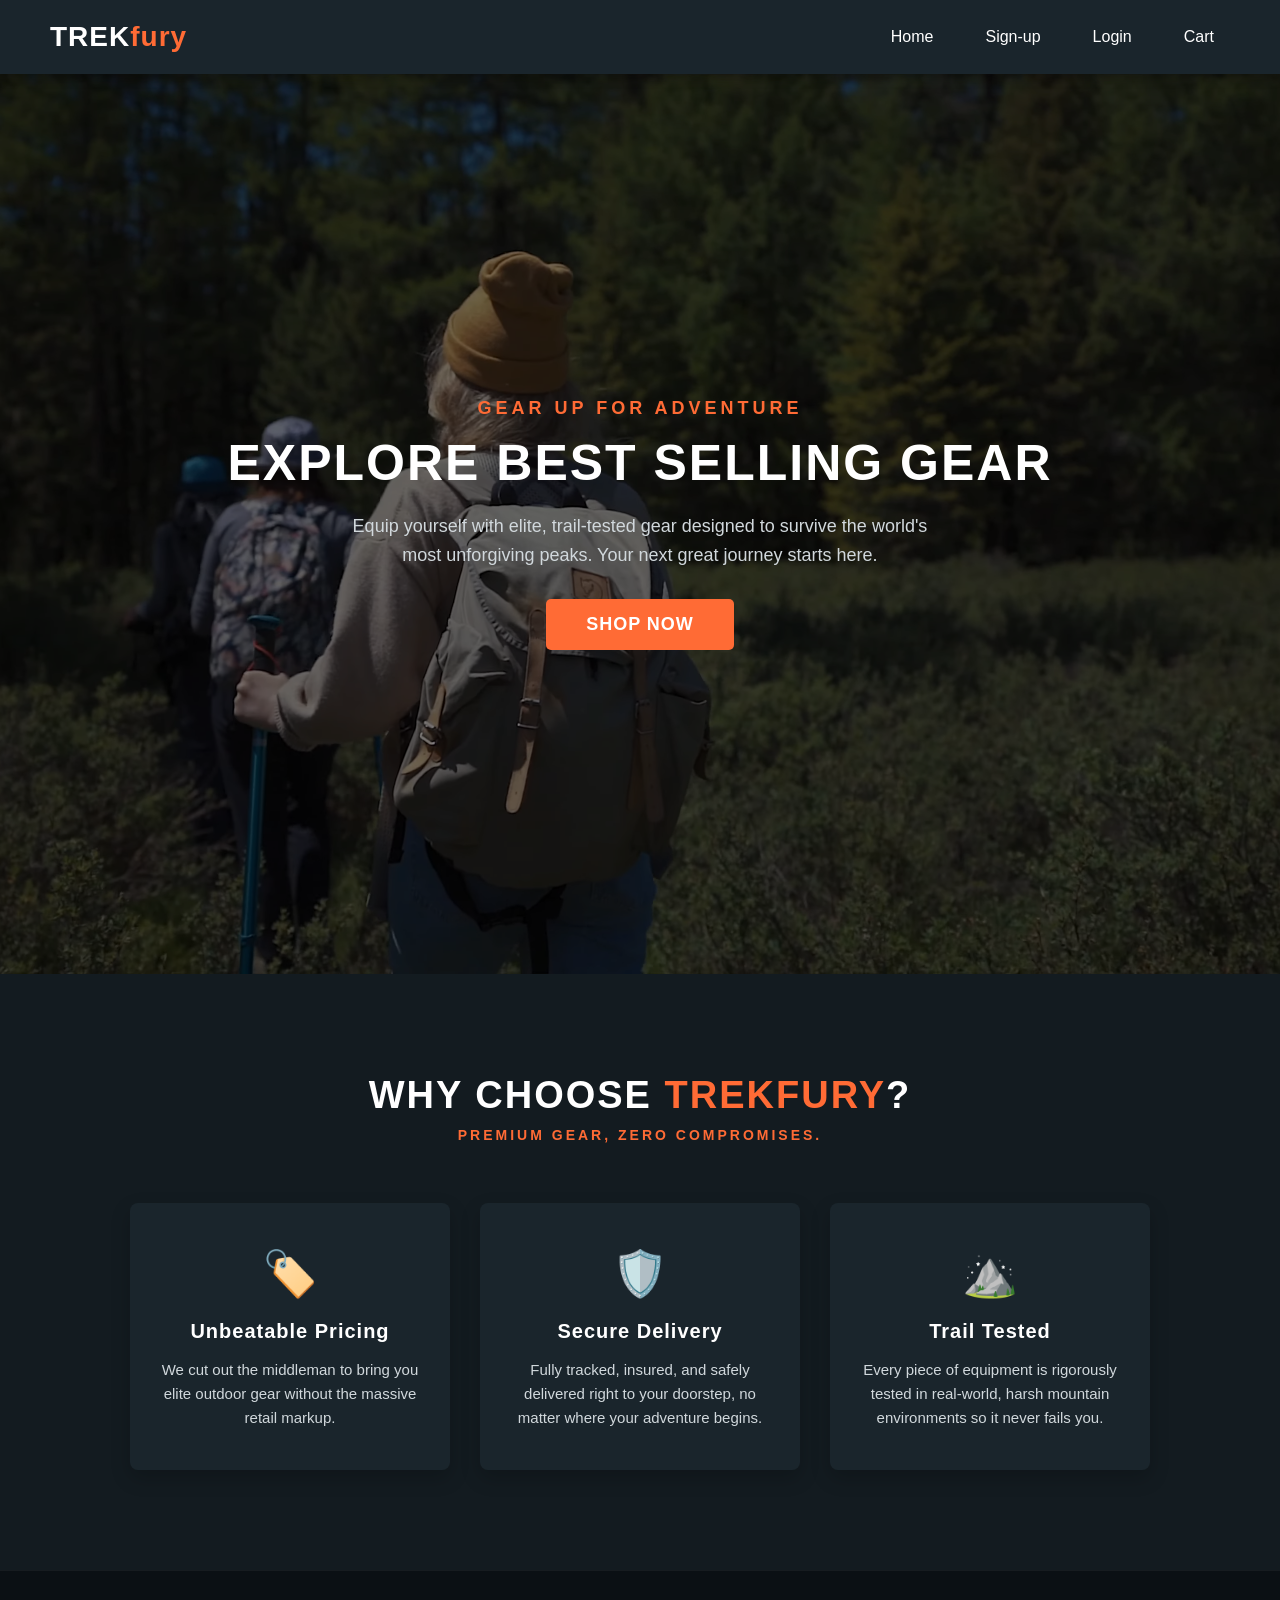
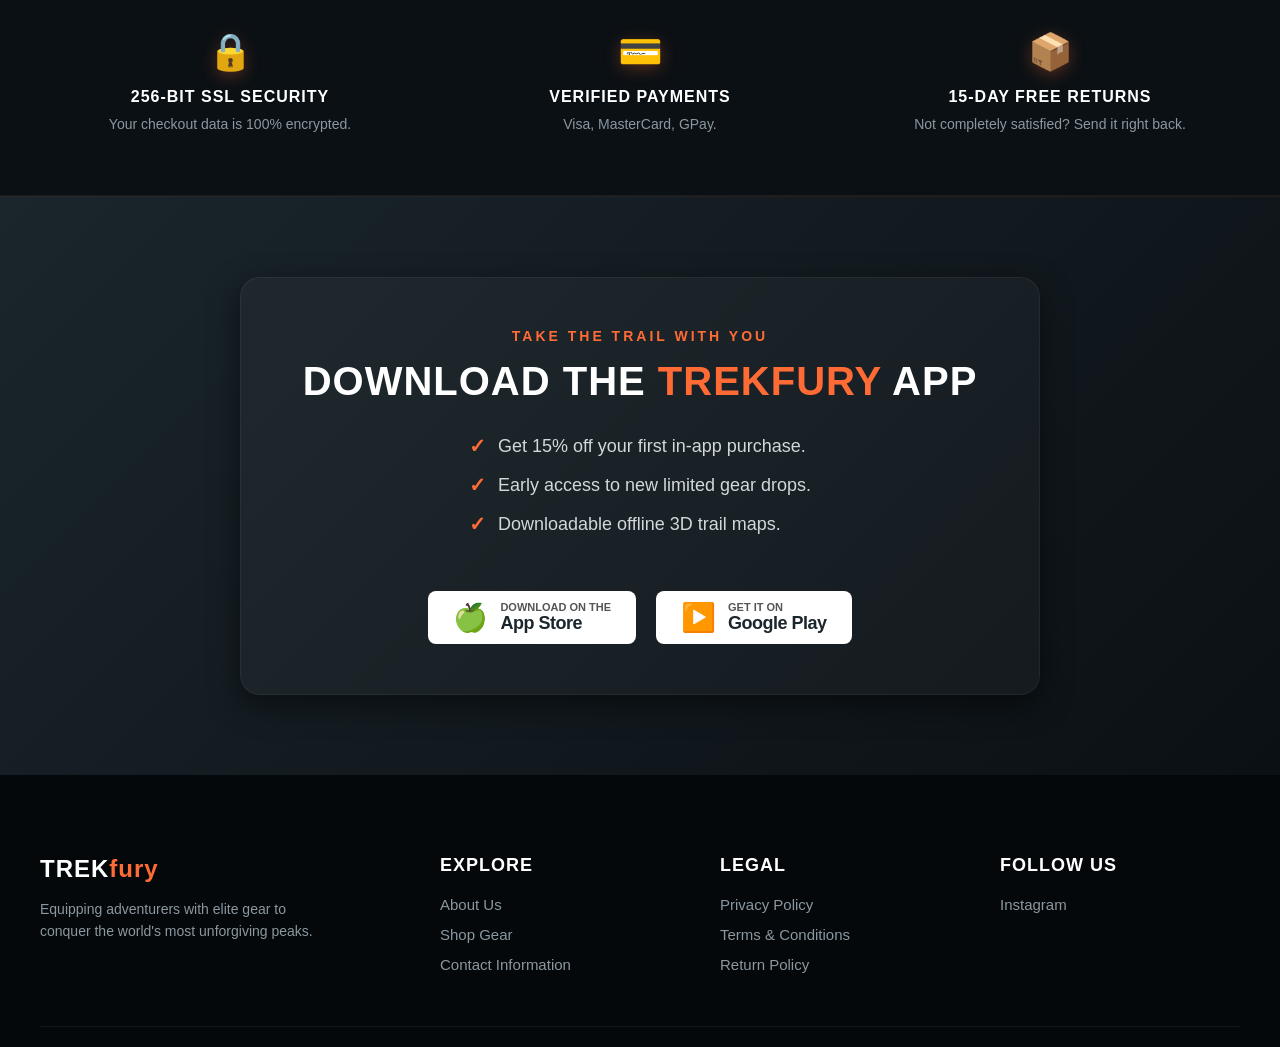
<file: index.html>
<!DOCTYPE html>
<html lang="en">
<head>
  <meta charset="UTF-8">
  <meta name="viewport" content="width=device-width, initial-scale=1.0">
  <title>TREKfury - Premium Trekking Gear</title>
  <link rel="stylesheet" href="style.css">
</head>
<body>
<nav class="navbar">
  <div class="logo">TREK<span>fury</span></div>
  

  <div class="nav-links">
    <a href="index.html" class="nav-btn">Home</a>
    <a href="signup.html" class="nav-btn">Sign-up</a>
    <a href="login.html" class="nav-btn">Login</a>
    <a href="cart.html" class="nav-btn">Cart</a>
  </div>
</nav>

  <main class="main-content">
    
    <video autoplay loop muted playsinline class="bg-video">
      <source src="trek-video.mp4" type="video/mp4">
    </video>

    <div class="video-overlay"></div>

    <section class="hero-text">
      <p class="section-subtitle">Gear Up For Adventure</p>
      <h1 class="section-main-title">Explore Best Selling Gear</h1>
      <p class="hero-description">Equip yourself with elite, trail-tested gear designed to survive the world's most unforgiving peaks. Your next great journey starts here.</p>
      <a href="shop.html" class="cta-btn">Shop Now</a>
    </section>

  </main>

  <section id="why-us" class="why-us-section">
    <div class="section-title-container">
      <h2>Why Choose <span>TREKfury</span>?</h2>
      <p>Premium gear, zero compromises.</p>
    </div>

    <div class="features-grid">
      <div class="feature-card">
        <div class="icon">🏷️</div>
        <h3>Unbeatable Pricing</h3>
        <p>We cut out the middleman to bring you elite outdoor gear without the massive retail markup.</p>
      </div>
      <div class="feature-card">
        <div class="icon">🛡️</div>
        <h3>Secure Delivery</h3>
        <p>Fully tracked, insured, and safely delivered right to your doorstep, no matter where your adventure begins.</p>
      </div>
      <div class="feature-card">
        <div class="icon">⛰️</div>
        <h3>Trail Tested</h3>
        <p>Every piece of equipment is rigorously tested in real-world, harsh mountain environments so it never fails you.</p>
      </div>
    </div>
  </section>

  <section class="trust-security-section">
    <div class="trust-container">
      <div class="trust-item">
        <div class="trust-icon">🔒</div>
        <h4>256-Bit SSL Security</h4>
        <p>Your checkout data is 100% encrypted.</p>
      </div>
      <div class="trust-item">
        <div class="trust-icon">💳</div>
        <h4>Verified Payments</h4>
        <p>Visa, MasterCard, GPay.</p>
      </div>
      <div class="trust-item">
        <div class="trust-icon">📦</div>
        <h4>15-Day Free Returns</h4>
        <p>Not completely satisfied? Send it right back.</p>
      </div>
    </div>
  </section>

  <section id="app" class="app-promo-section">
    <div class="app-promo-container">
      <div class="app-promo-content">
        <p class="promo-subtitle">Take The Trail With You</p>
        <h2>Download The <span>TREKfury</span> App</h2>
        
        <ul class="app-benefits">
          <li><span>✓</span> Get 15% off your first in-app purchase.</li>
          <li><span>✓</span> Early access to new limited gear drops.</li>
          <li><span>✓</span> Downloadable offline 3D trail maps.</li>
        </ul>

        <div class="app-buttons">
          <a href="https://apps.apple.com/app/trekfury/id123456789" class="store-btn" target="_blank">
            <span class="icon">🍏</span>
            <div class="btn-text">
              <small>Download on the</small>
              <strong>App Store</strong>
            </div>
          </a>
          <a href="#android" class="store-btn">
            <span class="icon">▶️</span>
            <div class="btn-text">
              <small>GET IT ON</small>
              <strong>Google Play</strong>
            </div>
          </a>
        </div>
      </div>
    </div>
  </section>
<footer class="footer-section">
  <div class="footer-container">
    <div class="footer-col brand-col">
      <div class="logo">TREK<span>fury</span></div>
      <p>Equipping adventurers with elite gear to conquer the world's most unforgiving peaks.</p>
    </div>

    <div class="footer-col">
      <h4>Explore</h4>
      <ul>
        <li><a href="about.html" class="footer-link">About Us</a></li>
        <li><a href="shop.html" class="footer-link">Shop Gear</a></li>
        <li><a href="contact.html" class="footer-link">Contact Information</a></li>
      </ul>
    </div>

    <div class="footer-col">
      <h4>Legal</h4>
      <ul>
        <li><a href="privacy.html" class="footer-link">Privacy Policy</a></li>
        <li><a href="terms.html" class="footer-link">Terms & Conditions</a></li>
        <li><a href="returns.html" class="footer-link">Return Policy</a></li>
      </ul>
    </div>

    <div class="footer-col">
      <h4>Follow Us</h4>
      <div class="social-links">
  <a href="https://www.instagram.com/trek_fury" target="_blank" class="footer-link">Instagram</a>
      </div>
    </div>
  </div>
</footer>
</body>
</html>
</file>
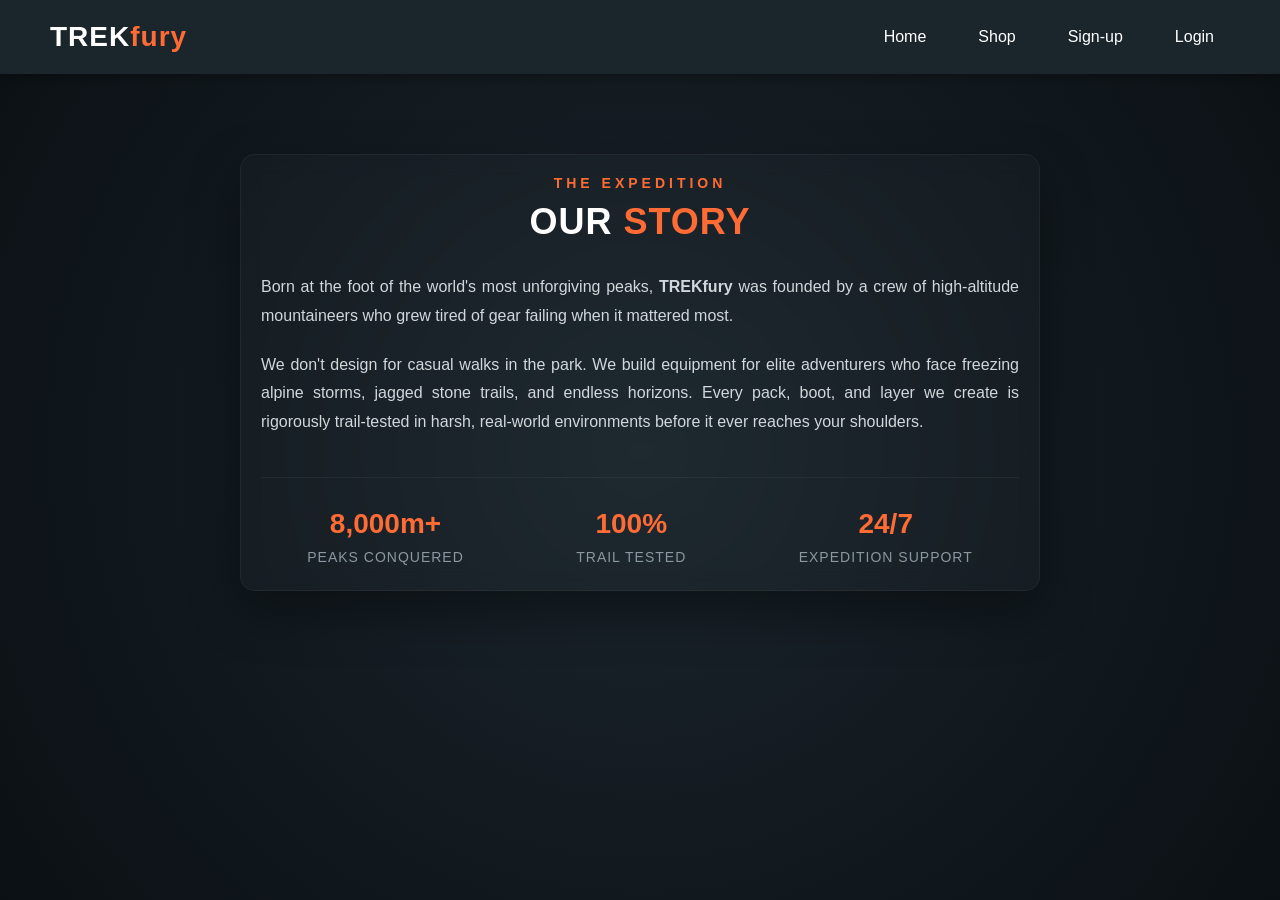
<file: about.html>
<!DOCTYPE html>
<html lang="en">
<head>
  <meta charset="UTF-8">
  <meta name="viewport" content="width=device-width, initial-scale=1.0">
  <title>TREKfury - Our Story</title>
  <link rel="stylesheet" href="style.css">
</head>
<body class="about-page-body">

 <nav class="navbar">
  <div class="logo">TREK<span>fury</span></div>

  <div class="nav-links">
    <a href="index.html" class="nav-btn">Home</a>
    <a href="shop.html" class="nav-btn">Shop</a>
    <a href="signup.html" class="nav-btn">Sign-up</a>
    <a href="login.html" class="nav-btn">Login</a>
  </div>
</nav>

  <main class="about-container">
    <div class="about-glass-box">
      <p class="about-subtitle">The Expedition</p>
      <h2>Our <span>Story</span></h2>
      
      <div class="about-content">
        <p>Born at the foot of the world's most unforgiving peaks, <strong>TREKfury</strong> was founded by a crew of high-altitude mountaineers who grew tired of gear failing when it mattered most.</p>
        
        <p>We don't design for casual walks in the park. We build equipment for elite adventurers who face freezing alpine storms, jagged stone trails, and endless horizons. Every pack, boot, and layer we create is rigorously trail-tested in harsh, real-world environments before it ever reaches your shoulders.</p>
        
        <div class="about-stats">
          <div class="stat-item">
            <h3>8,000m+</h3>
            <p>Peaks Conquered</p>
          </div>
          <div class="stat-item">
            <h3>100%</h3>
            <p>Trail Tested</p>
          </div>
          <div class="stat-item">
            <h3>24/7</h3>
            <p>Expedition Support</p>
          </div>
        </div>
      </div>
    </div>
  </main>

</body>
</html>
</file>
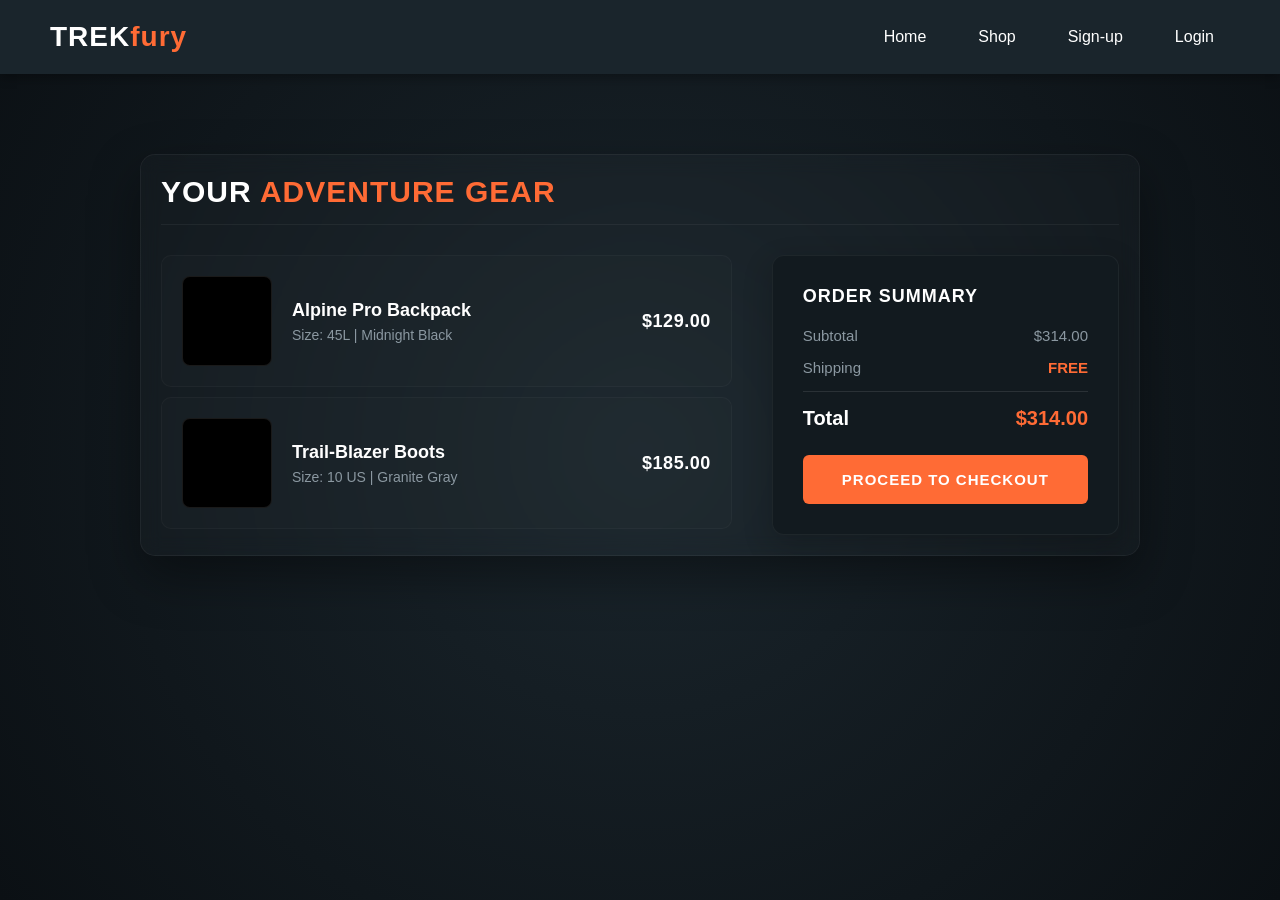
<file: cart.html>
<!DOCTYPE html>
<html lang="en">
<head>
  <meta charset="UTF-8">
  <meta name="viewport" content="width=device-width, initial-scale=1.0">
  <title>TREKfury - Your Gear Cart</title>
  <link rel="stylesheet" href="style.css">
</head>
<body class="cart-page-body">
<nav class="navbar">
  <div class="logo">TREK<span>fury</span></div>
  <div class="nav-links">
    <a href="index.html" class="nav-btn">Home</a>
    <a href="shop.html" class="nav-btn">Shop</a>
    <a href="signup.html" class="nav-btn">Sign-up</a>
    <a href="login.html" class="nav-btn">Login</a>
  </div>
</nav>

  <main class="cart-container">
    <div class="cart-glass-box">
      <h2>Your <span>Adventure Gear</span></h2>
      
      <div class="cart-content">
        <div class="cart-items">
          
          <div class="cart-item">
            <div class="product-img-placeholder"></div>
            <div class="item-info">
              <h4>Alpine Pro Backpack</h4>
              <p>Size: 45L | Midnight Black</p>
            </div>
            <div class="item-price">$129.00</div>
          </div>

          <div class="cart-item">
            <div class="product-img-placeholder"></div>
            <div class="item-info">
              <h4>Trail-Blazer Boots</h4>
              <p>Size: 10 US | Granite Gray</p>
            </div>
            <div class="item-price">$185.00</div>
          </div>

        </div>

        <div class="order-summary">
          <h3>Order Summary</h3>
          <div class="summary-row">
            <span>Subtotal</span>
            <span>$314.00</span>
          </div>
          <div class="summary-row">
            <span>Shipping</span>
            <span class="free-shipping">FREE</span>
          </div>
          <hr class="summary-divider">
          <div class="summary-row total">
            <span>Total</span>
            <span>$314.00</span>
          </div>
          <button type="button" class="checkout-btn">Proceed to Checkout</button>
        </div>

      </div>
    </div>
  </main>

</body>
</html>
</file>
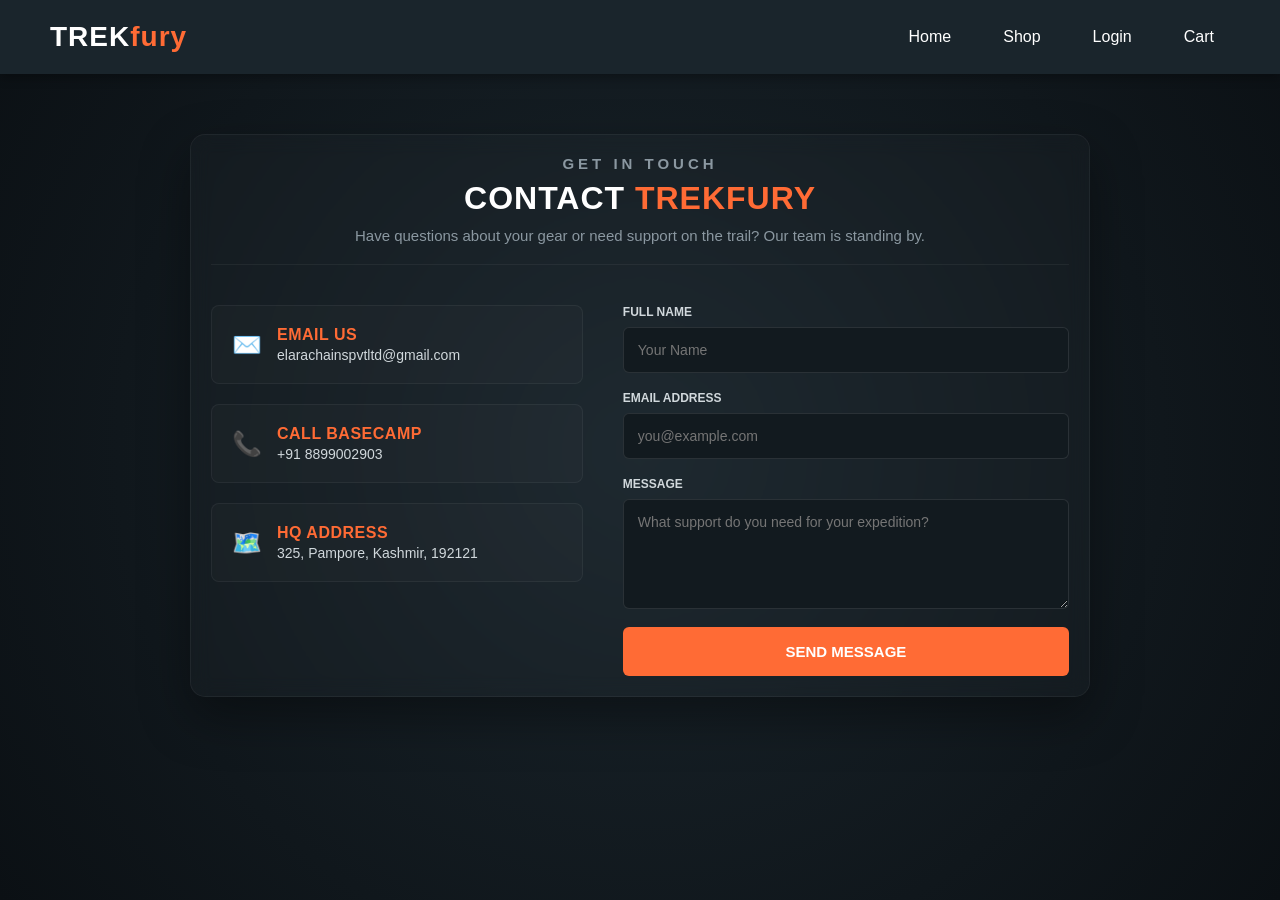
<file: contact.html>
<!DOCTYPE html>
<html lang="en">
<head>
  <meta charset="UTF-8">
  <meta name="viewport" content="width=device-width, initial-scale=1.0">
  <title>TREKfury - Contact Us</title>
  <link rel="stylesheet" href="style.css">
</head>
<body class="contact-page-body">

 <nav class="navbar">
  <div class="logo">TREK<span>fury</span></div>

  <div class="nav-links">
    <a href="index.html" class="nav-btn">Home</a>
    <a href="shop.html" class="nav-btn">Shop</a>
    <a href="login.html" class="nav-btn">Login</a>
    <a href="cart.html" class="nav-btn">Cart</a>
  </div>
</nav>

  <main class="contact-container">
    <div class="contact-glass-box">
      
      <div class="contact-header">
        <p class="contact-subtitle">Get In Touch</p>
        <h2>Contact <span>TREKfury</span></h2>
        <p>Have questions about your gear or need support on the trail? Our team is standing by.</p>
      </div>

      <div class="contact-split-layout">
        
        <div class="contact-info-side">
          <div class="info-card">
            <span class="info-icon">✉️</span>
            <div>
              <h4>Email Us</h4>
              <p>elarachainspvtltd@gmail.com</p>
            </div>
          </div>
          
          <div class="info-card">
            <span class="info-icon">📞</span>
            <div>
              <h4>Call Basecamp</h4>
              <p>+91 8899002903</p>
            </div>
          </div>

          <div class="info-card">
            <span class="info-icon">🗺️</span>
            <div>
              <h4>HQ Address</h4>
              <p>325, Pampore, Kashmir, 192121</p>
            </div>
          </div>
        </div>

        <form class="contact-form-side" onsubmit="return false;">
          <div class="contact-input-group">
            <label for="contact-name">Full Name</label>
            <input type="text" id="contact-name" placeholder="Your Name" required>
          </div>
          
          <div class="contact-input-group">
            <label for="contact-email">Email Address</label>
            <input type="email" id="contact-email" placeholder="you@example.com" required>
          </div>

          <div class="contact-input-group">
            <label for="contact-message">Message</label>
            <textarea id="contact-message" placeholder="What support do you need for your expedition?" rows="5" required></textarea>
          </div>

          <button type="submit" class="contact-submit-btn">Send Message</button>
        </form>

      </div>

    </div>
  </main>

</body>
</html>
</file>
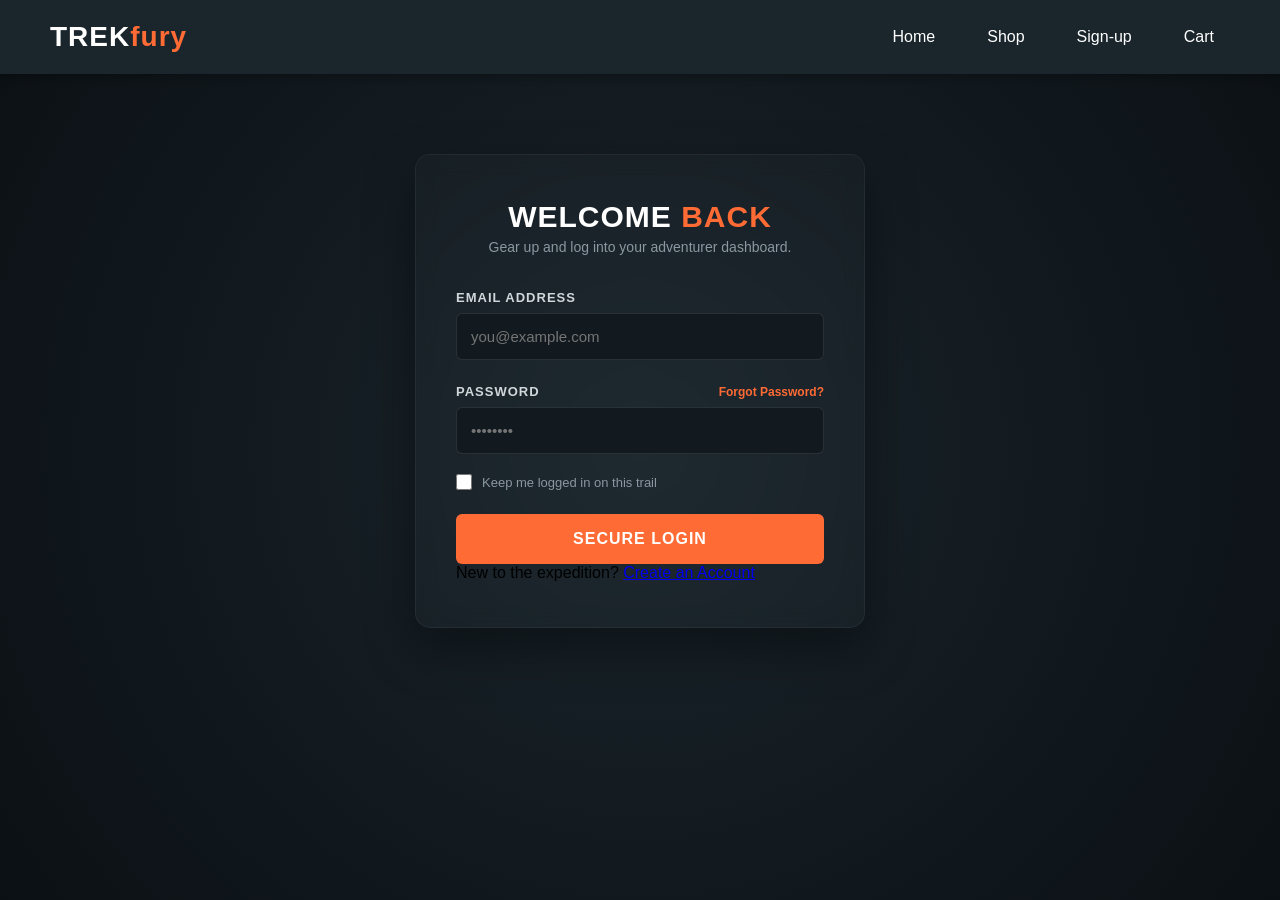
<file: login.html>
<!DOCTYPE html>
<html lang="en">
<head>
  <meta charset="UTF-8">
  <meta name="viewport" content="width=device-width, initial-scale=1.0">
  <title>TREKfury - Welcome Back</title>
  <link rel="stylesheet" href="style.css">
</head>
<body class="login-page-body">
<nav class="navbar">
  <div class="logo">TREK<span>fury</span></div>
  <div class="nav-links">
    <a href="index.html" class="nav-btn">Home</a>
    <a href="shop.html" class="nav-btn">Shop</a>
    <a href="signup.html" class="nav-btn">Sign-up</a>
    <a href="cart.html" class="nav-btn">Cart</a>
  </div>
</nav>

  <main class="login-container">
    <div class="login-glass-box">
      
      <div class="login-header">
        <h2>Welcome <span>Back</span></h2>
        <p>Gear up and log into your adventurer dashboard.</p>
      </div>

      <form class="login-form">
        
        <div class="input-group">
          <label for="login-email">Email Address</label>
          <input type="email" id="login-email" placeholder="you@example.com" required>
        </div>

        <div class="input-group">
          <div class="password-label-row">
            <label for="login-password">Password</label>
            <a href="#forgot" class="forgot-pass-link">Forgot Password?</a>
          </div>
          <input type="password" id="login-password" placeholder="••••••••" required>
        </div>

        <div class="remember-me-container">
          <input type="checkbox" id="remember-me">
          <label for="remember-me">Keep me logged in on this trail</label>
        </div>

        <button type="submit" class="login-submit-btn">Secure Login</button>

      </form>

      <p class="switch-form-text">New to the expedition? <a href="signup.html">Create an Account</a></p>

    </div>
  </main>

</body>
</html>
</file>
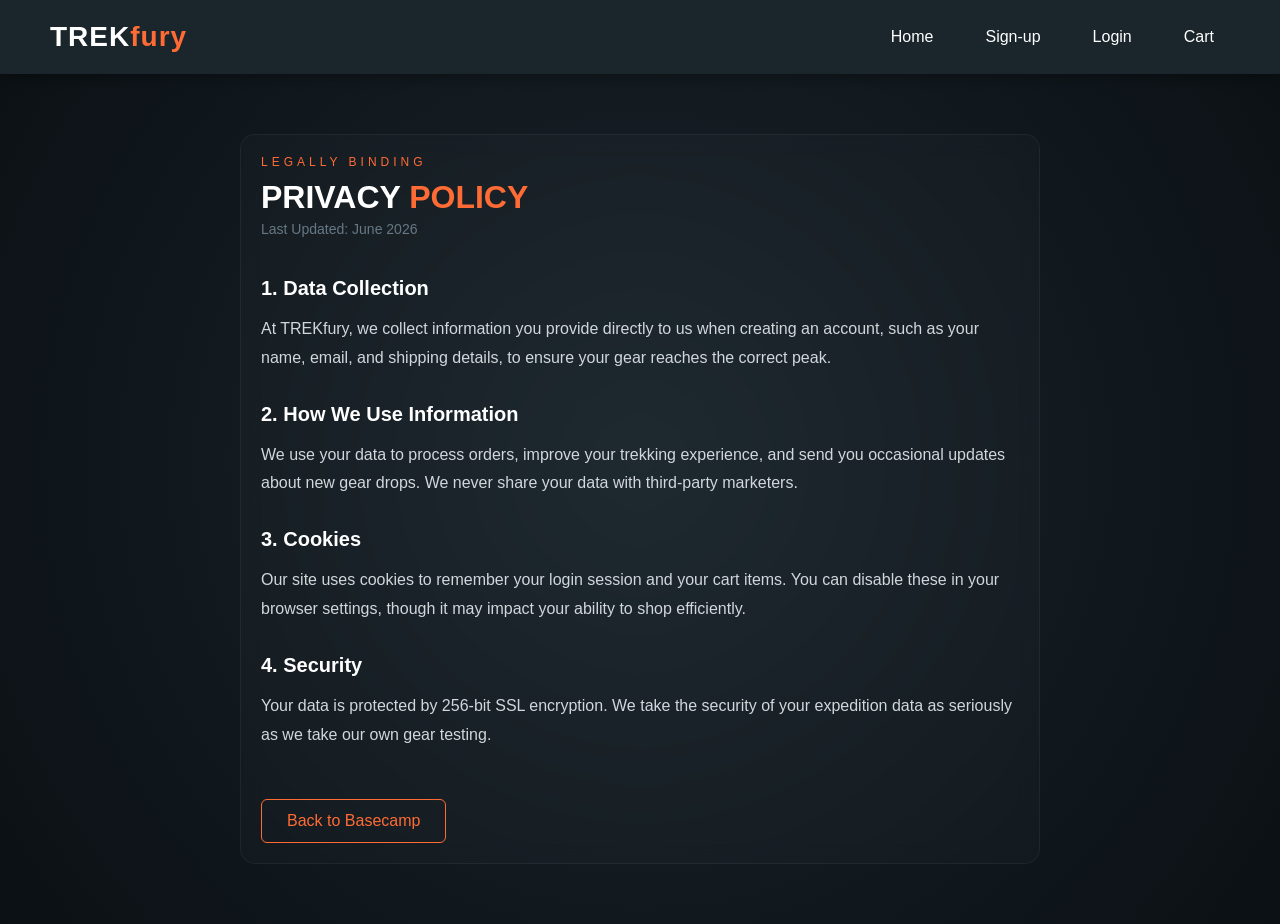
<file: privacy.html>
<!DOCTYPE html>
<html lang="en">
<head>
  <meta charset="UTF-8">
  <meta name="viewport" content="width=device-width, initial-scale=1.0">
  <title>TREKfury - Privacy Policy</title>
  <link rel="stylesheet" href="style.css">
</head>
<body class="legal-page-body">
<nav class="navbar">
  <div class="logo">TREK<span>fury</span></div>

  <div class="nav-links">
    <a href="index.html" class="nav-btn">Home</a>
    <a href="signup.html" class="nav-btn">Sign-up</a>
    <a href="login.html" class="nav-btn">Login</a>
    <a href="cart.html" class="nav-btn">Cart</a>
  </div>
</nav>

  <main class="legal-container">
    <div class="legal-glass-box">
      <p class="legal-subtitle">Legally Binding</p>
      <h2>Privacy <span>Policy</span></h2>
      <p class="update-date">Last Updated: June 2026</p>

      <div class="legal-content">
        <h3>1. Data Collection</h3>
        <p>At TREKfury, we collect information you provide directly to us when creating an account, such as your name, email, and shipping details, to ensure your gear reaches the correct peak.</p>

        <h3>2. How We Use Information</h3>
        <p>We use your data to process orders, improve your trekking experience, and send you occasional updates about new gear drops. We never share your data with third-party marketers.</p>

        <h3>3. Cookies</h3>
        <p>Our site uses cookies to remember your login session and your cart items. You can disable these in your browser settings, though it may impact your ability to shop efficiently.</p>

        <h3>4. Security</h3>
        <p>Your data is protected by 256-bit SSL encryption. We take the security of your expedition data as seriously as we take our own gear testing.</p>

        <a href="index.html" class="back-home-btn">Back to Basecamp</a>
      </div>
    </div>
  </main>

</body>
</html>
</file>
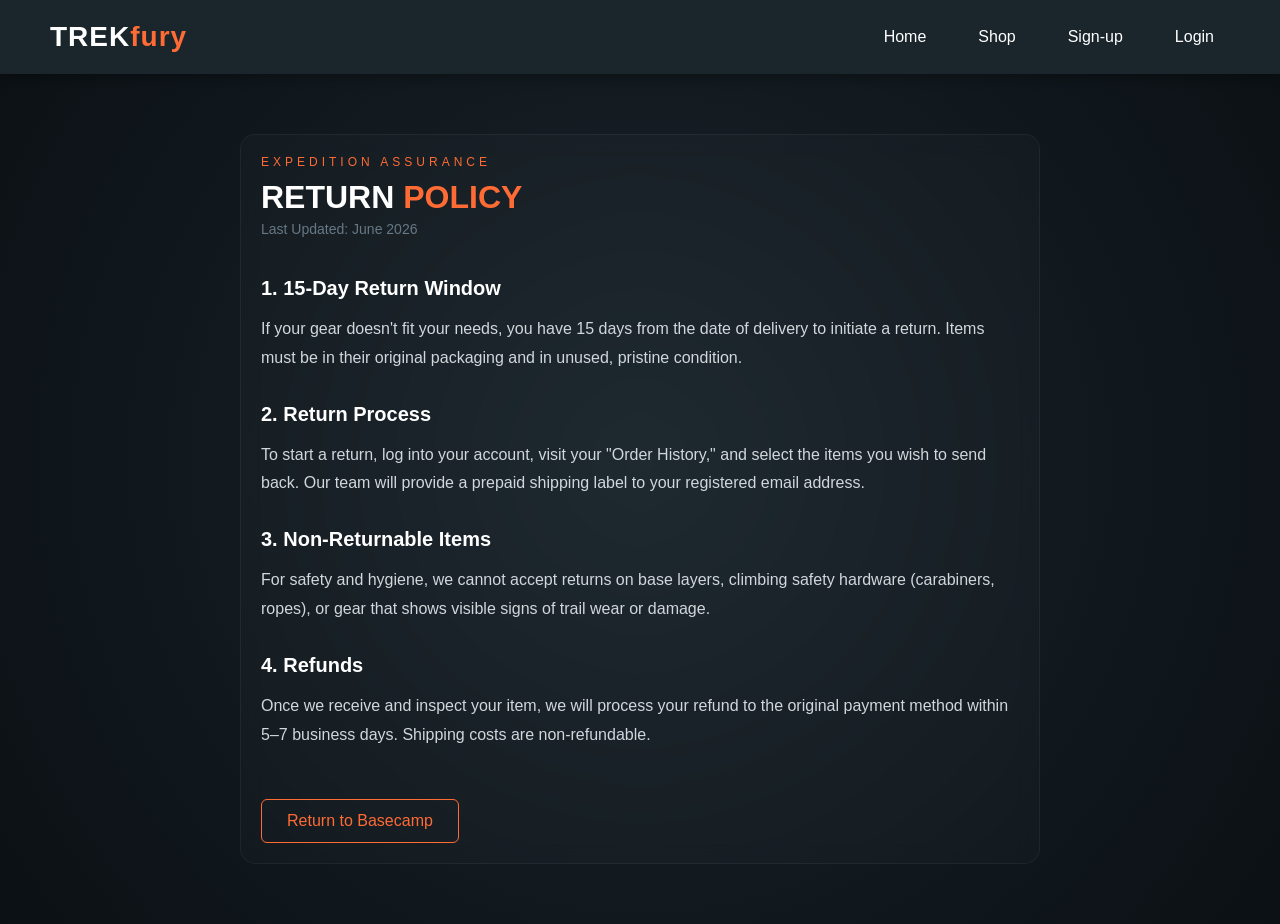
<file: returns.html>
<!DOCTYPE html>
<html lang="en">
<head>
  <meta charset="UTF-8">
  <meta name="viewport" content="width=device-width, initial-scale=1.0">
  <title>TREKfury - Return Policy</title>
  <link rel="stylesheet" href="style.css">
</head>
<body class="legal-page-body">

  <nav class="navbar">
  <div class="logo">TREK<span>fury</span></div>

  <div class="nav-links">
    <a href="index.html" class="nav-btn">Home</a>
    <a href="shop.html" class="nav-btn">Shop</a>
    <a href="signup.html" class="nav-btn">Sign-up</a>
    <a href="login.html" class="nav-btn">Login</a>
  </div>
</nav>

  <main class="legal-container">
    <div class="legal-glass-box">
      <p class="legal-subtitle">Expedition Assurance</p>
      <h2>Return <span>Policy</span></h2>
      <p class="update-date">Last Updated: June 2026</p>

      <div class="legal-content">
        <h3>1. 15-Day Return Window</h3>
        <p>If your gear doesn't fit your needs, you have 15 days from the date of delivery to initiate a return. Items must be in their original packaging and in unused, pristine condition.</p>

        <h3>2. Return Process</h3>
        <p>To start a return, log into your account, visit your "Order History," and select the items you wish to send back. Our team will provide a prepaid shipping label to your registered email address.</p>

        <h3>3. Non-Returnable Items</h3>
        <p>For safety and hygiene, we cannot accept returns on base layers, climbing safety hardware (carabiners, ropes), or gear that shows visible signs of trail wear or damage.</p>

        <h3>4. Refunds</h3>
        <p>Once we receive and inspect your item, we will process your refund to the original payment method within 5–7 business days. Shipping costs are non-refundable.</p>

        <a href="index.html" class="back-home-btn">Return to Basecamp</a>
      </div>
    </div>
  </main>

</body>
</html>
</file>
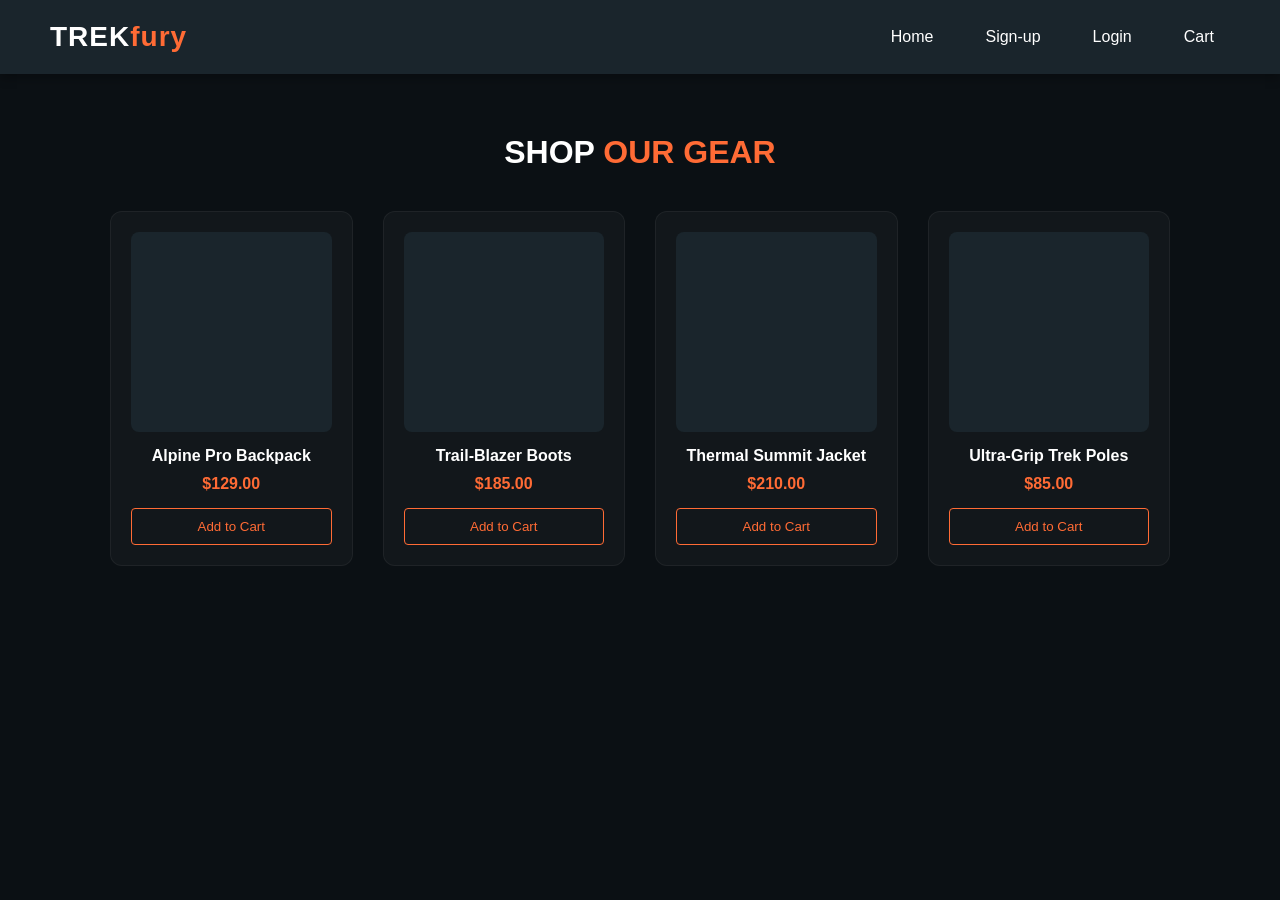
<file: shop.html>
<!DOCTYPE html>
<html lang="en">
<head>
  <meta charset="UTF-8">
  <meta name="viewport" content="width=device-width, initial-scale=1.0">
  <title>TREKfury - Shop Elite Gear</title>
  <link rel="stylesheet" href="style.css">
</head>
<body class="shop-page-body">
<nav class="navbar">
  <div class="logo">TREK<span>fury</span></div>
  <div class="nav-links">
    <a href="index.html" class="nav-btn">Home</a>
    <a href="signup.html" class="nav-btn">Sign-up</a>
    <a href="login.html" class="nav-btn">Login</a>
    <a href="cart.html" class="nav-btn">Cart</a>
  </div>
</nav>

  <main class="shop-container">
    <h2>Shop <span>Our Gear</span></h2>
    
    <div class="product-grid">
      
      <div class="product-card">
        <div class="product-image"></div>
        <h4>Alpine Pro Backpack</h4>
        <p class="price">$129.00</p>
        <button class="add-to-cart-btn">Add to Cart</button>
      </div>

      <div class="product-card">
        <div class="product-image"></div>
        <h4>Trail-Blazer Boots</h4>
        <p class="price">$185.00</p>
        <button class="add-to-cart-btn">Add to Cart</button>
      </div>

      <div class="product-card">
        <div class="product-image"></div>
        <h4>Thermal Summit Jacket</h4>
        <p class="price">$210.00</p>
        <button class="add-to-cart-btn">Add to Cart</button>
      </div>

      <div class="product-card">
        <div class="product-image"></div>
        <h4>Ultra-Grip Trek Poles</h4>
        <p class="price">$85.00</p>
        <button class="add-to-cart-btn">Add to Cart</button>
      </div>

    </div>
  </main>
</body>
</html>
</file>
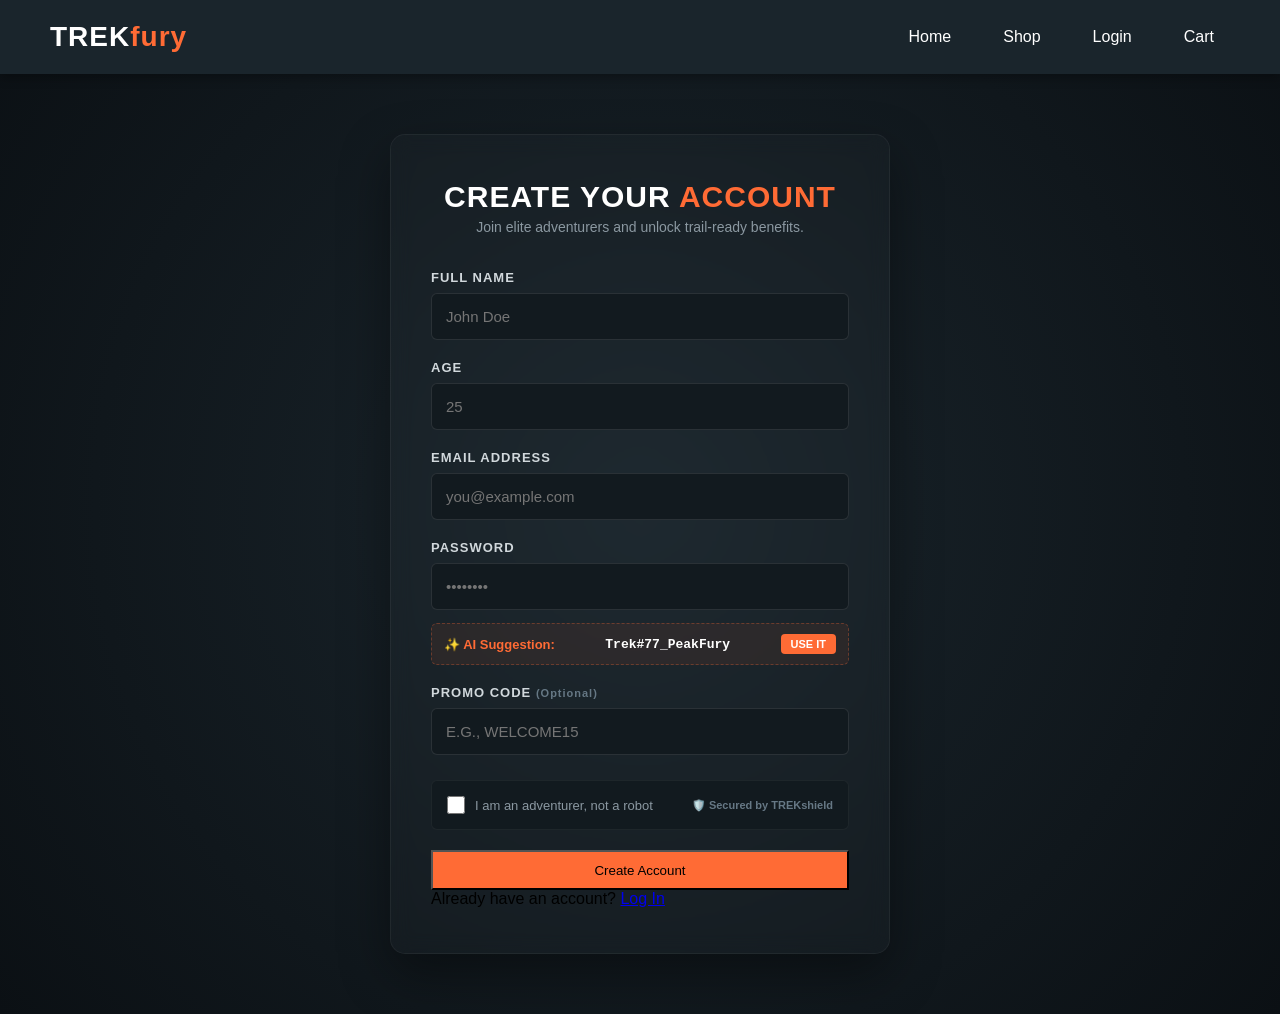
<file: signup.html>
<!DOCTYPE html>
<html lang="en">
<head>
  <meta charset="UTF-8">
  <meta name="viewport" content="width=device-width, initial-scale=1.0">
  <title>TREKfury - Join the Adventure</title>
  <link rel="stylesheet" href="style.css">
</head>
<body class="signup-page-body">
<nav class="navbar">
  <div class="logo">TREK<span>fury</span></div>
  <div class="nav-links">
    <a href="index.html" class="nav-btn">Home</a>
    <a href="shop.html" class="nav-btn">Shop</a>
    <a href="login.html" class="nav-btn">Login</a>
    <a href="cart.html" class="nav-btn">Cart</a>
  </div>
</nav>
  <main class="signup-container">
    <div class="signup-glass-box">  
      <div class="signup-header">
        <h2>Create your <span>Account</span></h2>
        <p>Join elite adventurers and unlock trail-ready benefits.</p>
      </div>
      <form class="signup-form">     
        <div class="input-group">
          <label for="name">Full Name</label>
          <input type="text" id="name" placeholder="John Doe" required>
        </div>
        <div class="input-group">
          <label for="age">Age</label>
          <input type="number" id="age" placeholder="25" min="12" required>
        </div>
        <div class="input-group">
          <label for="email">Email Address</label>
          <input type="email" id="email" placeholder="you@example.com" required>
        </div>
        <div class="input-group password-group">
          <label for="password">Password</label>
          <input type="password" id="password" placeholder="••••••••" required> 
          <div class="ai-password-box">
            <span class="ai-sparkle">✨ AI Suggestion:</span>
            <span class="suggested-pass" id="ai-pass">Trek#77_PeakFury</span>
            <button type="button" class="use-pass-btn" onclick="usePassword()">Use It</button>
          </div>
        </div>
        <div class="input-group">
          <label for="promo">Promo Code <span class="optional-tag">(Optional)</span></label>
          <input type="text" id="promo" placeholder="e.g., WELCOME15" style="text-transform: uppercase;">
        </div>
        <div class="captcha-container">
          <div class="captcha-box">
            <input type="checkbox" id="captcha" required>
            <label for="captcha">I am an adventurer, not a robot</label>
          </div>
          <div class="captcha-badge">🛡️ Secured by TREKshield</div>
        </div>
        <button type="submit" class="signup-submit-btn">Create Account</button>
      </form>
      <p class="switch-form-text">Already have an account? <a href="#login">Log In</a></p>
    </div>
  </main>
  <script>
    function usePassword() {
      const suggested = document.getElementById('ai-pass').innerText;
      document.getElementById('password').value = suggested;
      document.getElementById('password').type = 'text'; // Briefly show it to them
    }
  </script>
</body>
</html>
</file>
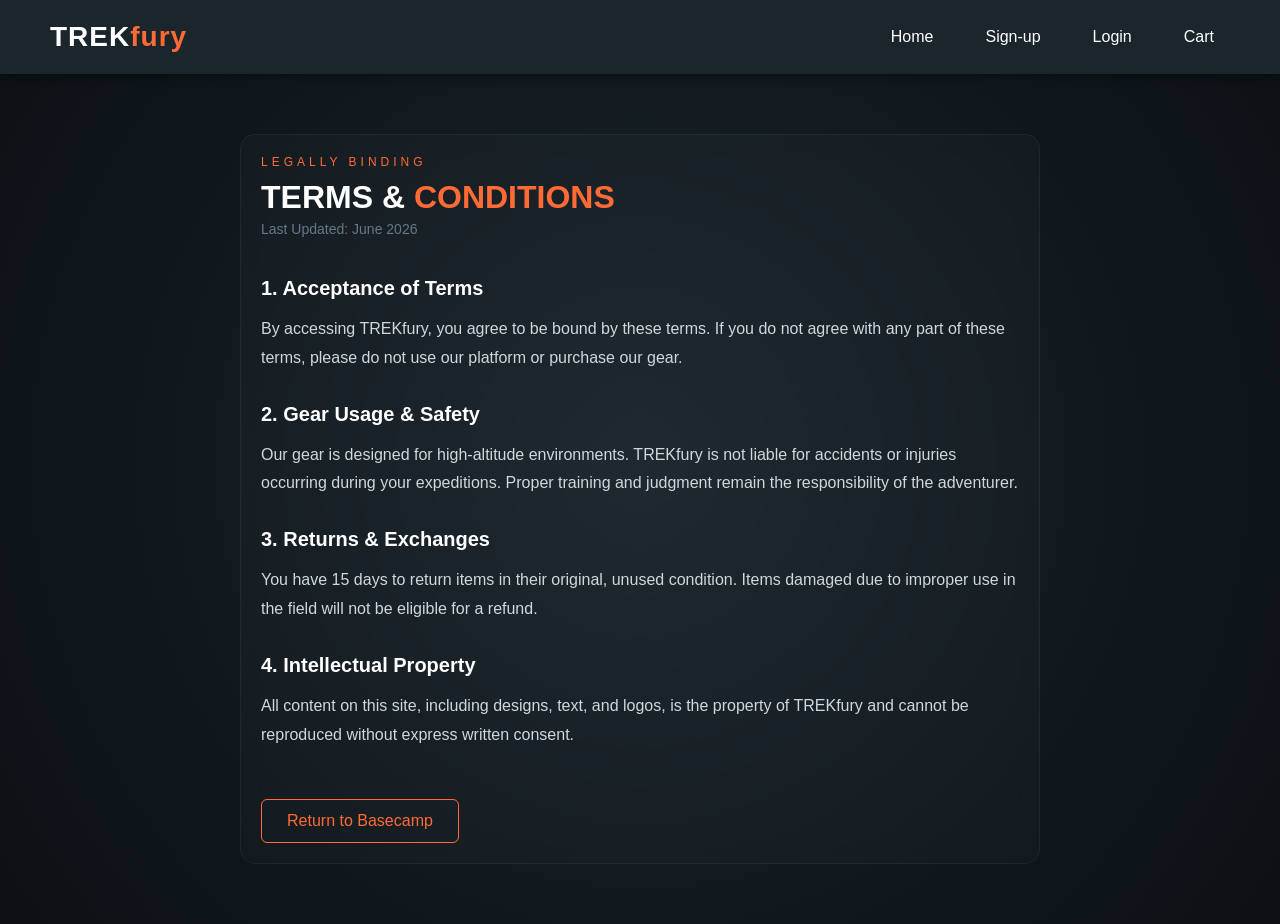
<file: terms.html>
<!DOCTYPE html>
<html lang="en">
<head>
  <meta charset="UTF-8">
  <meta name="viewport" content="width=device-width, initial-scale=1.0">
  <title>TREKfury - Terms & Conditions</title>
  <link rel="stylesheet" href="style.css">
</head>
<body class="legal-page-body">

 <nav class="navbar">
  <div class="logo">TREK<span>fury</span></div>
  <div class="nav-links">
    <a href="index.html" class="nav-btn">Home</a>
    <a href="signup.html" class="nav-btn">Sign-up</a>
    <a href="login.html" class="nav-btn">Login</a>
    <a href="cart.html" class="nav-btn">Cart</a>
  </div>
</nav>

  <main class="legal-container">
    <div class="legal-glass-box">
      <p class="legal-subtitle">Legally Binding</p>
      <h2>Terms & <span>Conditions</span></h2>
      <p class="update-date">Last Updated: June 2026</p>

      <div class="legal-content">
        <h3>1. Acceptance of Terms</h3>
        <p>By accessing TREKfury, you agree to be bound by these terms. If you do not agree with any part of these terms, please do not use our platform or purchase our gear.</p>

        <h3>2. Gear Usage & Safety</h3>
        <p>Our gear is designed for high-altitude environments. TREKfury is not liable for accidents or injuries occurring during your expeditions. Proper training and judgment remain the responsibility of the adventurer.</p>

        <h3>3. Returns & Exchanges</h3>
        <p>You have 15 days to return items in their original, unused condition. Items damaged due to improper use in the field will not be eligible for a refund.</p>

        <h3>4. Intellectual Property</h3>
        <p>All content on this site, including designs, text, and logos, is the property of TREKfury and cannot be reproduced without express written consent.</p>

        <a href="index.html" class="back-home-btn">Return to Basecamp</a>
      </div>
    </div>
  </main>

</body>
</html>
</file>
<file: style.css>
/* ========================================= */
/* --- 1. RESET & GLOBAL STYLES --- */
/* ========================================= */
* {
  margin: 0;
  padding: 0;
  box-sizing: border-box;
  font-family: 'Segoe UI', Tahoma, Geneva, Verdana, sans-serif;
}

body {
  background-color: #1a252c;
}

/* ========================================= */
/* --- 2. TOP NAVIGATION BAR --- */
/* ========================================= */
.navbar {
  width: 100%;
  background-color: #1a252c; 
  padding: 20px 50px;
  display: flex;
  justify-content: space-between; 
  align-items: center; 
  position: sticky; 
  top: 0;
  z-index: 100; 
  box-shadow: 0 4px 10px rgba(0,0,0,0.3);
}

.logo {
  color: #ffffff;
  font-size: 28px;
  font-weight: 800;
  letter-spacing: 1px;
}

.logo span {
  color: #ff6b35; 
}

.nav-links {
  display: flex;
  align-items: center;
  gap: 20px; 
}

.nav-btn {
  color: #ffffff;
  text-decoration: none;
  font-size: 16px;
  font-weight: 500;
  padding: 8px 16px;
  border-radius: 5px;
  position: relative; 
  transition: all 0.3s ease;
}

.nav-btn::after {
  content: '';
  position: absolute;
  width: 0; 
  height: 2px;
  bottom: 0px; 
  left: 50%; 
  background-color: #ff6b35; 
  transition: all 0.3s ease;
  transform: translateX(-50%); 
}

.nav-btn:hover {
  color: #ff6b35;
  background-color: transparent; 
}

.nav-btn:hover::after {
  width: 80%; 
}

.nav-btn.active {
  color: #ffffff;
  background-color: #ff6b35; 
  font-weight: 600;
  box-shadow: 0 4px 15px rgba(255, 107, 53, 0.4); 
  transform: translateY(-2px); 
}

.nav-btn.active::after {
  display: none; 
}

/* ========================================= */
/* --- 3. MAIN HERO CONTENT (VIDEO) --- */
/* ========================================= */
.main-content {
  position: relative; 
  min-height: 100vh; 
  display: flex;
  flex-direction: column;
  justify-content: center; 
  align-items: center; 
  overflow: hidden; 
}

.bg-video {
  position: absolute;
  top: 0;
  left: 0;
  width: 100%;
  height: 100%;
  object-fit: cover; 
  z-index: -2; 
}

.video-overlay {
  position: absolute;
  top: 0;
  left: 0;
  width: 100%;
  height: 100%;
  background-color: rgba(0, 0, 0, 0.5); 
  z-index: -1; 
}

.hero-text {
  position: relative;
  z-index: 1; 
  text-align: center;
}

.section-subtitle {
  font-size: 18px;
  font-weight: 600;
  color: #ff6b35; 
  text-transform: uppercase;
  letter-spacing: 4px;
  margin-bottom: 15px; 
}

.section-main-title {
  font-size: 50px;
  font-weight: 800;
  color: #ffffff; 
  text-transform: uppercase;
  letter-spacing: 2px;
  margin-bottom: 20px;
}

.hero-description {
  font-size: 18px;
  color: #d1d8dc; 
  max-width: 600px; 
  margin: 0 auto 30px auto; 
  line-height: 1.6; 
}

.cta-btn {
  display: inline-block;
  background-color: #ff6b35; 
  color: #ffffff;
  text-decoration: none;
  font-size: 18px;
  font-weight: 800;
  padding: 15px 40px;
  border-radius: 5px; 
  transition: background-color 0.3s ease, transform 0.2s ease;
  text-transform: uppercase;
  letter-spacing: 1px;
}

.cta-btn:hover {
  background-color: #e55a2b; 
  transform: translateY(-3px); 
  box-shadow: 0 10px 20px rgba(0,0,0,0.3); 
}

/* ========================================= */
/* --- 4. WHY CHOOSE US SECTION --- */
/* ========================================= */
.why-us-section {
  padding: 100px 50px;
  background-color: #131b20; 
  color: #ffffff;
}

.section-title-container {
  text-align: center;
  margin-bottom: 60px;
}

.section-title-container h2 {
  font-size: 38px;
  font-weight: 800;
  text-transform: uppercase;
  letter-spacing: 2px;
  margin-bottom: 10px;
}

.section-title-container h2 span {
  color: #ff6b35; 
}

.section-title-container p {
  color: #ff6b35;
  font-weight: 600;
  text-transform: uppercase;
  letter-spacing: 3px;
  font-size: 14px;
}

.features-grid {
  display: flex;
  justify-content: center;
  gap: 30px;
  flex-wrap: wrap; 
  max-width: 1200px;
  margin: 0 auto; 
}

.feature-card {
  background-color: #1a252c;
  padding: 40px 30px;
  border-radius: 8px;
  width: 320px;
  text-align: center;
  box-shadow: 0 8px 20px rgba(0,0,0,0.2);
  transition: transform 0.3s ease, box-shadow 0.3s ease;
  border-top: 4px solid transparent; 
}

.feature-card:hover {
  transform: translateY(-10px);
  box-shadow: 0 15px 30px rgba(0,0,0,0.4);
  border-top: 4px solid #ff6b35; 
}

.feature-card .icon {
  font-size: 45px;
  margin-bottom: 20px;
}

.feature-card h3 {
  font-size: 20px;
  margin-bottom: 15px;
  letter-spacing: 1px;
}

.feature-card p {
  color: #d1d8dc;
  font-size: 15px;
  line-height: 1.6;
}

/* ========================================= */
/* --- 5. TRUST & SECURITY SECTION --- */
/* ========================================= */
.trust-security-section {
  background-color: #0b1014; 
  padding: 60px 20px;
  border-top: 1px solid rgba(255, 255, 255, 0.05); 
  border-bottom: 1px solid rgba(255, 255, 255, 0.05); 
}

.trust-container {
  display: flex;
  justify-content: space-around;
  align-items: center;
  flex-wrap: wrap;
  max-width: 1200px;
  margin: 0 auto;
  gap: 30px;
}

.trust-item {
  text-align: center;
  color: #ffffff;
  flex: 1;
  min-width: 250px; 
  transition: transform 0.3s ease;
}

.trust-item:hover {
  transform: translateY(-5px); 
}

.trust-icon {
  font-size: 36px;
  margin-bottom: 15px;
  filter: drop-shadow(0 4px 8px rgba(255, 107, 53, 0.3)); 
}

.trust-item h4 {
  font-size: 16px;
  font-weight: 700;
  margin-bottom: 8px;
  letter-spacing: 1px;
  text-transform: uppercase;
  color: #ffffff;
}

.trust-item p {
  color: #8b98a1; 
  font-size: 14px;
  line-height: 1.5;
}

/* ========================================= */
/* --- 6. MOBILE APP PROMO SECTION --- */
/* ========================================= */
.app-promo-section {
  background: linear-gradient(135deg, #1a252c 0%, #0b1014 100%);
  padding: 80px 20px;
  text-align: center;
  border-top: 1px solid rgba(255, 107, 53, 0.1); 
}

.app-promo-container {
  max-width: 800px;
  margin: 0 auto;
  background-color: rgba(255, 255, 255, 0.03); 
  padding: 50px;
  border-radius: 20px;
  box-shadow: 0 10px 30px rgba(0,0,0,0.5);
  border: 1px solid rgba(255, 255, 255, 0.05);
}

.promo-subtitle {
  color: #ff6b35;
  font-weight: 700;
  text-transform: uppercase;
  letter-spacing: 3px;
  font-size: 14px;
  margin-bottom: 15px;
}

.app-promo-content h2 {
  font-size: 40px;
  color: #ffffff;
  margin-bottom: 30px;
  text-transform: uppercase;
  letter-spacing: 1px;
}

.app-promo-content h2 span {
  color: #ff6b35;
}

.app-benefits {
  list-style: none;
  margin: 0 auto 40px auto;
  display: inline-block; 
  text-align: left;
}

.app-benefits li {
  font-size: 18px;
  color: #d1d8dc;
  margin-bottom: 15px;
  display: flex;
  align-items: center;
  gap: 12px;
}

.app-benefits li span {
  color: #ff6b35;
  font-weight: 900;
  font-size: 20px;
}

.app-buttons {
  display: flex;
  justify-content: center;
  gap: 20px;
  flex-wrap: wrap;
}

.store-btn {
  display: flex;
  align-items: center;
  gap: 12px;
  background-color: #ffffff; 
  color: #1a252c;
  text-decoration: none;
  padding: 10px 25px;
  border-radius: 8px;
  transition: transform 0.3s ease, box-shadow 0.3s ease;
}

.store-btn:hover {
  transform: translateY(-5px);
  box-shadow: 0 8px 20px rgba(255, 255, 255, 0.2);
}

.store-btn .icon {
  font-size: 28px;
}

.store-btn .btn-text {
  text-align: left;
}

.store-btn .btn-text small {
  display: block;
  font-size: 11px;
  font-weight: 600;
  text-transform: uppercase;
  color: #555;
}

.store-btn .btn-text strong {
  display: block;
  font-size: 18px;
  font-weight: 800;
  letter-spacing: -0.5px;
}

/* ========================================= */
/* --- 7. FOOTER SECTION --- */
/* ========================================= */
.footer-section {
  background-color: #05080a; 
  color: #d1d8dc;
  padding: 80px 20px 20px 20px;
}

.footer-container {
  display: flex;
  justify-content: space-between;
  flex-wrap: wrap;
  max-width: 1200px;
  margin: 0 auto;
  gap: 40px;
  border-bottom: 1px solid rgba(255, 255, 255, 0.05); 
  padding-bottom: 40px;
}

.footer-col {
  flex: 1;
  min-width: 200px; 
}

.footer-col.brand-col {
  flex: 1.5; 
}

.footer-col .logo {
  margin-bottom: 15px;
  font-size: 24px;
}

.footer-col p {
  font-size: 14px;
  line-height: 1.6;
  color: #8b98a1;
  max-width: 300px;
}

.footer-col h4 {
  color: #ffffff;
  font-size: 18px;
  margin-bottom: 20px;
  text-transform: uppercase;
  letter-spacing: 1px;
}

.footer-col ul {
  list-style: none; 
}

.footer-col ul li {
  margin-bottom: 12px;
}

.footer-col ul li a, .social-links a {
  color: #8b98a1;
  text-decoration: none;
  font-size: 15px;
  transition: color 0.3s ease, transform 0.3s ease;
  display: inline-block;
}

.footer-col ul li a:hover, .social-links a:hover {
  color: #ff6b35;
  transform: translateX(8px); 
}

.social-links {
  display: flex;
  flex-direction: column;
  gap: 12px;
}

.footer-bottom {
  text-align: center;
  padding-top: 20px;
  font-size: 13px;
  color: #555;
  letter-spacing: 1px;
}

/* ========================================= */
/* --- SIGN UP PAGE DESKTOP STYLES --- */
/* ========================================= */
.signup-page-body {
  background: radial-gradient(circle at center, #1a252c 0%, #0b1014 100%);
  min-height: 100vh;
}

.signup-container {
  display: flex;
  justify-content: center;
  align-items: center;
  padding: 60px 20px;
}

.signup-glass-box {
  background-color: rgba(255, 255, 255, 0.02);
  border: 1px solid rgba(255, 255, 255, 0.05);
  box-shadow: 0 20px 50px rgba(0,0,0,0.4);
  backdrop-filter: blur(10px);
  padding: 45px 40px;
  border-radius: 15px;
  width: 100%;
  max-width: 500px;
}

.signup-header {
  text-align: center;
  margin-bottom: 35px;
}

.signup-header h2 {
  color: #ffffff;
  font-size: 30px;
  font-weight: 800;
  text-transform: uppercase;
  letter-spacing: 1px;
}

.signup-header h2 span {
  color: #ff6b35;
}

.signup-header p {
  color: #8b98a1;
  font-size: 14px;
  margin-top: 5px;
}

.signup-form {
  display: flex;
  flex-direction: column;
  gap: 20px;
}

.input-group {
  display: flex;
  flex-direction: column;
  gap: 8px;
}

.input-group label {
  color: #d1d8dc;
  font-size: 13px;
  font-weight: 600;
  text-transform: uppercase;
  letter-spacing: 1px;
}

.input-group .optional-tag {
  color: #667885;
  font-size: 11px;
  text-transform: none;
}

.input-group input {
  background-color: #121a1f;
  border: 1px solid rgba(255, 255, 255, 0.1);
  border-radius: 6px;
  padding: 14px;
  color: #ffffff;
  font-size: 15px;
  outline: none;
  transition: border-color 0.3s ease, box-shadow 0.3s ease;
}

.input-group input:focus {
  border-color: #ff6b35;
  box-shadow: 0 0 10px rgba(255, 107, 53, 0.2);
}

.ai-password-box {
  background-color: rgba(255, 107, 53, 0.08);
  border: 1px dashed rgba(255, 107, 53, 0.3);
  padding: 10px 12px;
  border-radius: 6px;
  margin-top: 5px;
  display: flex;
  justify-content: space-between;
  align-items: center;
  font-size: 13px;
}

.ai-sparkle {
  color: #ff6b35;
  font-weight: 700;
}

.suggested-pass {
  color: #ffffff;
  font-family: 'Courier New', Courier, monospace;
  font-weight: bold;
}

.use-pass-btn {
  background-color: #ff6b35;
  color: #ffffff;
  border: none;
  padding: 4px 10px;
  border-radius: 4px;
  cursor: pointer;
  font-size: 11px;
  font-weight: 700;
  text-transform: uppercase;
  transition: background-color 0.2s ease;
}

.use-pass-btn:hover {
  background-color: #e55a2b;
}

.captcha-container {
  background-color: #121a1f;
  border: 1px solid rgba(255, 255, 255, 0.05);
  border-radius: 6px;
  padding: 15px;
  display: flex;
  justify-content: space-between;
  align-items: center;
  flex-wrap: wrap;
  gap: 10px;
  margin-top: 5px;
}

.captcha-box {
  display: flex;
  align-items: center;
  gap: 10px;
}

.captcha-box input[type="checkbox"] {
  width: 18px;
  height: 18px;
  accent-color: #ff6b35;
  cursor: pointer;
}

.captcha-box label {
  color: #8b98a1;
  font-size: 13px;
  cursor: pointer;
}

.captcha-badge {
  font-size: 11px;
  color: #667885;
  font-weight: 600;
}

.signup-submit-btn {
  background-color: #ff6b35;
  height: 40px;
  width: 100%;
}
/* ========================================= */
/* --- LOGIN PAGE STYLES --- */
/* ========================================= */
.login-page-body {
  background: radial-gradient(circle at center, #1a252c 0%, #0b1014 100%);
  min-height: 100vh;
}

.login-container {
  display: flex;
  justify-content: center;
  align-items: center;
  padding: 80px 20px;
}

.login-glass-box {
  background-color: rgba(255, 255, 255, 0.02);
  border: 1px solid rgba(255, 255, 255, 0.05);
  box-shadow: 0 20px 50px rgba(0,0,0,0.4);
  backdrop-filter: blur(10px);
  padding: 45px 40px;
  border-radius: 15px;
  width: 100%;
  max-width: 450px; /* Slightly more compact than signup */
}

.login-header {
  text-align: center;
  margin-bottom: 35px;
}

.login-header h2 {
  color: #ffffff;
  font-size: 30px;
  font-weight: 800;
  text-transform: uppercase;
  letter-spacing: 1px;
}

.login-header h2 span {
  color: #ff6b35;
}

.login-header p {
  color: #8b98a1;
  font-size: 14px;
  margin-top: 5px;
}

.login-form {
  display: flex;
  flex-direction: column;
  gap: 24px;
}

.password-label-row {
  display: flex;
  justify-content: space-between;
  align-items: center;
}

.forgot-pass-link {
  color: #ff6b35;
  font-size: 12px;
  text-decoration: none;
  font-weight: 600;
}

.forgot-pass-link:hover {
  text-decoration: underline;
}

.remember-me-container {
  display: flex;
  align-items: center;
  gap: 10px;
  margin-top: -4px;
}

.remember-me-container input[type="checkbox"] {
  width: 16px;
  height: 16px;
  accent-color: #ff6b35;
  cursor: pointer;
}

.remember-me-container label {
  color: #8b98a1;
  font-size: 13px;
  cursor: pointer;
  user-select: none;
}

.login-submit-btn {
  background-color: #ff6b35;
  color: #ffffff;
  border: none;
  border-radius: 6px;
  padding: 16px;
  font-size: 16px;
  font-weight: 700;
  text-transform: uppercase;
  letter-spacing: 1px;
  cursor: pointer;
  transition: background-color 0.3s ease, transform 0.2s ease;
}

.login-submit-btn:hover {
  background-color: #e55a2b;
  transform: translateY(-2px);
  box-shadow: 0 10px 20px rgba(255, 107, 53, 0.3);
}
/* ========================================= */
/* --- 12. COMPLETE CART PAGE STYLES --- */
/* ========================================= */
.cart-page-body {
  background: radial-gradient(circle at center, #1a252c 0%, #0b1014 100%);
  min-height: 100vh;
}

.cart-container {
  display: flex;
  justify-content: center;
  align-items: flex-start;
  padding: 80px 20px;
}

.cart-glass-box {
  background-color: rgba(255, 255, 255, 0.02);
  border: 1px solid rgba(255, 255, 255, 0.05);
  box-shadow: 0 20px 50px rgba(0,0,0,0.4);
  backdrop-filter: blur(10px);
  padding: 45px 40px;
  border-radius: 15px;
  width: 100%;
  max-width: 1000px; /* Wider layout to comfortably fit images + summary side-by-side */
}

.cart-glass-box h2 {
  color: #ffffff;
  font-size: 30px;
  font-weight: 800;
  text-transform: uppercase;
  letter-spacing: 1px;
  margin-bottom: 30px;
  border-bottom: 1px solid rgba(255, 255, 255, 0.05);
  padding-bottom: 15px;
}

.cart-glass-box h2 span {
  color: #ff6b35;
}

.cart-content {
  display: flex;
  gap: 40px;
  align-items: flex-start;
}

.cart-items {
  flex: 2;
  display: flex;
  flex-direction: column;
  gap: 10px;
}

/* Individual Item Row Layout */
.cart-item {
  display: flex;
  align-items: center;
  gap: 20px;
  background-color: rgba(255, 255, 255, 0.01);
  border: 1px solid rgba(255, 255, 255, 0.03);
  padding: 20px;
  border-radius: 10px;
}

/* The Solid Black Image Box requested */
.product-img-placeholder {
  width: 90px;
  height: 90px;
  background-color: #000000;
  border: 1px solid rgba(255, 255, 255, 0.1);
  border-radius: 8px;
  flex-shrink: 0; /* Keeps box square no matter what */
}

.item-info {
  flex: 1;
}

.item-info h4 {
  color: #ffffff;
  font-size: 18px;
  font-weight: 600;
  margin-bottom: 6px;
}

.item-info p {
  color: #8b98a1;
  font-size: 14px;
}

.item-price {
  color: #ffffff;
  font-size: 18px;
  font-weight: 700;
  letter-spacing: 0.5px;
}

/* Order Summary Card Panel */
.order-summary {
  flex: 1;
  background-color: #121a1f;
  border: 1px solid rgba(255, 255, 255, 0.05);
  padding: 30px;
  border-radius: 12px;
  box-shadow: 0 10px 30px rgba(0,0,0,0.2);
}

.order-summary h3 {
  color: #ffffff;
  font-size: 18px;
  text-transform: uppercase;
  letter-spacing: 1px;
  margin-bottom: 20px;
}

.summary-row {
  display: flex;
  justify-content: space-between;
  color: #8b98a1;
  font-size: 15px;
  margin-bottom: 15px;
}

.free-shipping {
  color: #ff6b35;
  font-weight: 700;
}

.summary-divider {
  border: none;
  border-top: 1px solid rgba(255, 255, 255, 0.1);
  margin: 15px 0;
}

.summary-row.total {
  color: #ffffff;
  font-size: 20px;
  font-weight: 800;
  margin-bottom: 25px;
}

.summary-row.total span:last-child {
  color: #ff6b35;
}

.checkout-btn {
  width: 100%;
  background-color: #ff6b35;
  color: #ffffff;
  border: none;
  border-radius: 6px;
  padding: 16px;
  font-size: 15px;
  font-weight: 700;
  text-transform: uppercase;
  letter-spacing: 1px;
  cursor: pointer;
  transition: background-color 0.3s ease, transform 0.2s ease;
}

.checkout-btn:hover {
  background-color: #e55a2b;
  transform: translateY(-2px);
  box-shadow: 0 10px 20px rgba(255, 107, 53, 0.2);
}

/* Responsive breakpoint for small laptop/mobile screens */
@media (max-width: 900px) {
  .cart-content {
    flex-direction: column;
  }
  .order-summary {
    width: 100%;
  }
}

@media (max-width: 500px) {
  .cart-item {
    flex-direction: column;
    text-align: center;
  }
  .product-img-placeholder {
    width: 100%;
    max-width: 120px;
    height: 120px;
  }
}
/* Footer Link Styles */
.footer-link {
  color: #8b98a1;
  text-decoration: none;
  font-size: 15px;
  transition: all 0.3s ease; /* Smooth transition for everything */
  display: inline-block;
}

.footer-link:hover {
  color: #ff6b35; /* Changes to your brand orange on hover */
  transform: translateX(10px); /* Moves slightly to the right to invite a click */
  text-shadow: 0 0 10px rgba(255, 107, 53, 0.5); /* Subtle glow effect */
}
/* ========================================= */
/* --- ABOUT US PAGE STYLES --- */
/* ========================================= */
.about-page-body {
  background: radial-gradient(circle at center, #1a252c 0%, #0b1014 100%);
  min-height: 100vh;
  color: #ffffff;
}

.about-container {
  display: flex;
  justify-content: center;
  align-items: center;
  padding: 80px 20px;
}

.about-glass-box {
  background-color: rgba(255, 255, 255, 0.02);
  border: 1px solid rgba(255, 255, 255, 0.05);
  box-shadow: 0 20px 50px rgba(0,0,0,0.4);
  backdrop-filter: blur(10px);
  padding: 50px;
  border-radius: 15px;
  width: 100%;
  max-width: 800px;
  text-align: center;
}

.about-subtitle {
  color: #ff6b35;
  font-weight: 700;
  text-transform: uppercase;
  letter-spacing: 4px;
  font-size: 14px;
  margin-bottom: 10px;
}

.about-glass-box h2 {
  font-size: 36px;
  font-weight: 800;
  text-transform: uppercase;
  letter-spacing: 1px;
  margin-bottom: 30px;
}

.about-glass-box h2 span {
  color: #ff6b35;
}

.about-content p {
  color: #d1d8dc;
  font-size: 16px;
  line-height: 1.8;
  margin-bottom: 20px;
  text-align: justify;
}

/* Stats Counter Grid */
.about-stats {
  display: flex;
  justify-content: space-around;
  gap: 20px;
  margin-top: 40px;
  padding-top: 30px;
  border-top: 1px solid rgba(255, 255, 255, 0.05);
  flex-wrap: wrap;
}

.stat-item h3 {
  color: #ff6b35;
  font-size: 28px;
  font-weight: 800;
  margin-bottom: 5px;
}

.stat-item p {
  color: #8b98a1;
  font-size: 14px;
  text-transform: uppercase;
  letter-spacing: 1px;
  margin-bottom: 0;
}

@media (max-width: 600px) {
  .about-stats {
    flex-direction: column;
    gap: 30px;
  }
}
/* ========================================= */
/* --- SHOP PAGE GRID SYSTEM --- */
/* ========================================= */
.shop-page-body { background-color: #0b1014; min-height: 100vh; padding-bottom: 50px; }

.shop-container { padding: 60px 20px; max-width: 1100px; margin: 0 auto; }
.shop-container h2 { color: #fff; text-align: center; margin-bottom: 40px; font-size: 32px; text-transform: uppercase; }
.shop-container h2 span { color: #ff6b35; }

.product-grid {
  display: grid;
  grid-template-columns: repeat(auto-fit, minmax(240px, 1fr)); /* Auto-fits the best layout */
  gap: 30px;
}

.product-card {
  background: rgba(255, 255, 255, 0.03);
  padding: 20px;
  border-radius: 12px;
  border: 1px solid rgba(255, 255, 255, 0.05);
  text-align: center;
  transition: transform 0.3s ease;
}

.product-card:hover { transform: translateY(-10px); border-color: #ff6b35; }

.product-image {
  width: 100%;
  height: 200px;
  background-color: #1a252c;
  border-radius: 8px;
  margin-bottom: 15px;
}

.product-card h4 { color: #fff; margin-bottom: 10px; }
.price { color: #ff6b35; font-weight: bold; margin-bottom: 15px; }

.add-to-cart-btn {
  width: 100%;
  padding: 10px;
  background: transparent;
  border: 1px solid #ff6b35;
  color: #ff6b35;
  cursor: pointer;
  border-radius: 4px;
  transition: 0.3s;
}

.add-to-cart-btn:hover { background: #ff6b35; color: #fff; }
/* ========================================= */
/* --- 13. SEPARATE CONTACT PAGE STYLES --- */
/* ========================================= */
.contact-page-body {
  background: radial-gradient(circle at center, #1a252c 0%, #0b1014 100%);
  min-height: 100vh;
  color: #ffffff;
}

.contact-container {
  display: flex;
  justify-content: center;
  align-items: center;
  padding: 60px 20px;
}

.contact-glass-box {
  background-color: rgba(255, 255, 255, 0.02);
  border: 1px solid rgba(255, 255, 255, 0.05);
  box-shadow: 0 20px 50px rgba(0,0,0,0.4);
  backdrop-filter: blur(10px);
  padding: 45px;
  border-radius: 15px;
  width: 100%;
  max-width: 900px;
}

.contact-header {
  text-align: center;
  margin-bottom: 40px;
  border-bottom: 1px solid rgba(255, 255, 255, 0.05);
  padding-bottom: 20px;
}

.contact-subtitle {
  color: #ff6b35;
  font-weight: 700;
  text-transform: uppercase;
  letter-spacing: 4px;
  font-size: 13px;
  margin-bottom: 8px;
}

.contact-header h2 {
  font-size: 32px;
  font-weight: 800;
  text-transform: uppercase;
  letter-spacing: 1px;
  margin-bottom: 10px;
}

.contact-header h2 span {
  color: #ff6b35;
}

.contact-header p {
  color: #8b98a1;
  font-size: 15px;
}

/* Flexbox Layout for Side-by-Side Content */
.contact-split-layout {
  display: flex;
  gap: 40px;
  align-items: flex-start;
}

.contact-info-side {
  flex: 1;
  display: flex;
  flex-direction: column;
  gap: 20px;
}

.info-card {
  display: flex;
  align-items: center;
  gap: 15px;
  background: rgba(255, 255, 255, 0.02);
  border: 1px solid rgba(255, 255, 255, 0.05);
  padding: 20px;
  border-radius: 8px;
}

.info-icon {
  font-size: 24px;
}

.info-card h4 {
  color: #ff6b35;
  font-size: 16px;
  margin-bottom: 3px;
  text-transform: uppercase;
  letter-spacing: 0.5px;
}

.info-card p {
  color: #d1d8dc;
  font-size: 14px;
}

/* Form Side Styling */
.contact-form-side {
  flex: 1.2;
  display: flex;
  flex-direction: column;
  gap: 18px;
}

.contact-input-group {
  display: flex;
  flex-direction: column;
  gap: 8px;
}

.contact-input-group label {
  color: #d1d8dc;
  font-size: 12px;
  font-weight: 600;
  text-transform: uppercase;
}

.contact-input-group input,
.contact-input-group textarea {
  background-color: #121a1f;
  border: 1px solid rgba(255, 255, 255, 0.1);
  border-radius: 6px;
  padding: 14px;
  color: #ffffff;
  font-size: 14px;
  outline: none;
  transition: border-color 0.3s;
}

.contact-input-group input:focus,
.contact-input-group textarea:focus {
  border-color: #ff6b35;
}

.contact-submit-btn {
  background-color: #ff6b35;
  color: #ffffff;
  border: none;
  border-radius: 6px;
  padding: 16px;
  font-size: 15px;
  font-weight: 700;
  text-transform: uppercase;
  cursor: pointer;
  transition: background-color 0.3s, transform 0.2s;
}

.contact-submit-btn:hover {
  background-color: #e55a2b;
  transform: translateY(-2px);
}

/* Responsive Overrides */
@media (max-width: 768px) {
  .contact-split-layout {
    flex-direction: column;
  }
  .contact-info-side, .contact-form-side {
    width: 100%;
  }
}
/* ========================================= */
/* --- 15. PRIVACY & LEGAL PAGE STYLES --- */
/* ========================================= */
.legal-page-body {
  background: radial-gradient(circle at center, #1a252c 0%, #0b1014 100%);
  min-height: 100vh;
  color: #ffffff;
}

.legal-container {
  display: flex;
  justify-content: center;
  padding: 60px 20px;
}

.legal-glass-box {
  background-color: rgba(255, 255, 255, 0.02);
  border: 1px solid rgba(255, 255, 255, 0.05);
  backdrop-filter: blur(10px);
  padding: 60px;
  border-radius: 15px;
  width: 100%;
  max-width: 800px;
}

.legal-subtitle {
  color: #ff6b35;
  text-transform: uppercase;
  letter-spacing: 4px;
  font-size: 12px;
  margin-bottom: 10px;
}

.legal-glass-box h2 {
  font-size: 32px;
  text-transform: uppercase;
  margin-bottom: 5px;
}

.legal-glass-box h2 span { color: #ff6b35; }

.update-date {
  color: #667885;
  font-size: 14px;
  margin-bottom: 40px;
}

.legal-content h3 {
  color: #ffffff;
  margin: 30px 0 15px 0;
  font-size: 20px;
}

.legal-content p {
  color: #d1d8dc;
  line-height: 1.8;
  margin-bottom: 10px;
}

.back-home-btn {
  display: inline-block;
  margin-top: 40px;
  padding: 12px 25px;
  background: transparent;
  border: 1px solid #ff6b35;
  color: #ff6b35;
  text-decoration: none;
  border-radius: 6px;
  transition: 0.3s;
}

.back-home-btn:hover {
  background: #ff6b35;
  color: white;
}
/* ========================================= */
/* --- MOBILE RESPONSIVE FIXES --- */
/* ========================================= */

/* 1. Stack the Navigation Bar on mobile */
@media (max-width: 768px) {
  .navbar {
    flex-direction: column;
    padding: 20px;
    gap: 15px;
  }
  .nav-links {
    gap: 15px;
  }
}

/* 2. Fix Container widths to prevent horizontal scrolling */
.cart-glass-box, 
.about-glass-box, 
.contact-glass-box, 
.legal-glass-box {
  width: 95% !important; /* Forces the box to fit the screen */
  padding: 20px !important;
}

/* 3. Make Shop Grid 1-column on mobile */
@media (max-width: 600px) {
  .product-grid {
    grid-template-columns: 1fr;
  }
}

/* 4. Fix Footer column stacking */
@media (max-width: 768px) {
  .footer-container {
    grid-template-columns: 1fr;
    text-align: center;
    gap: 30px;
  }
}
</file>
